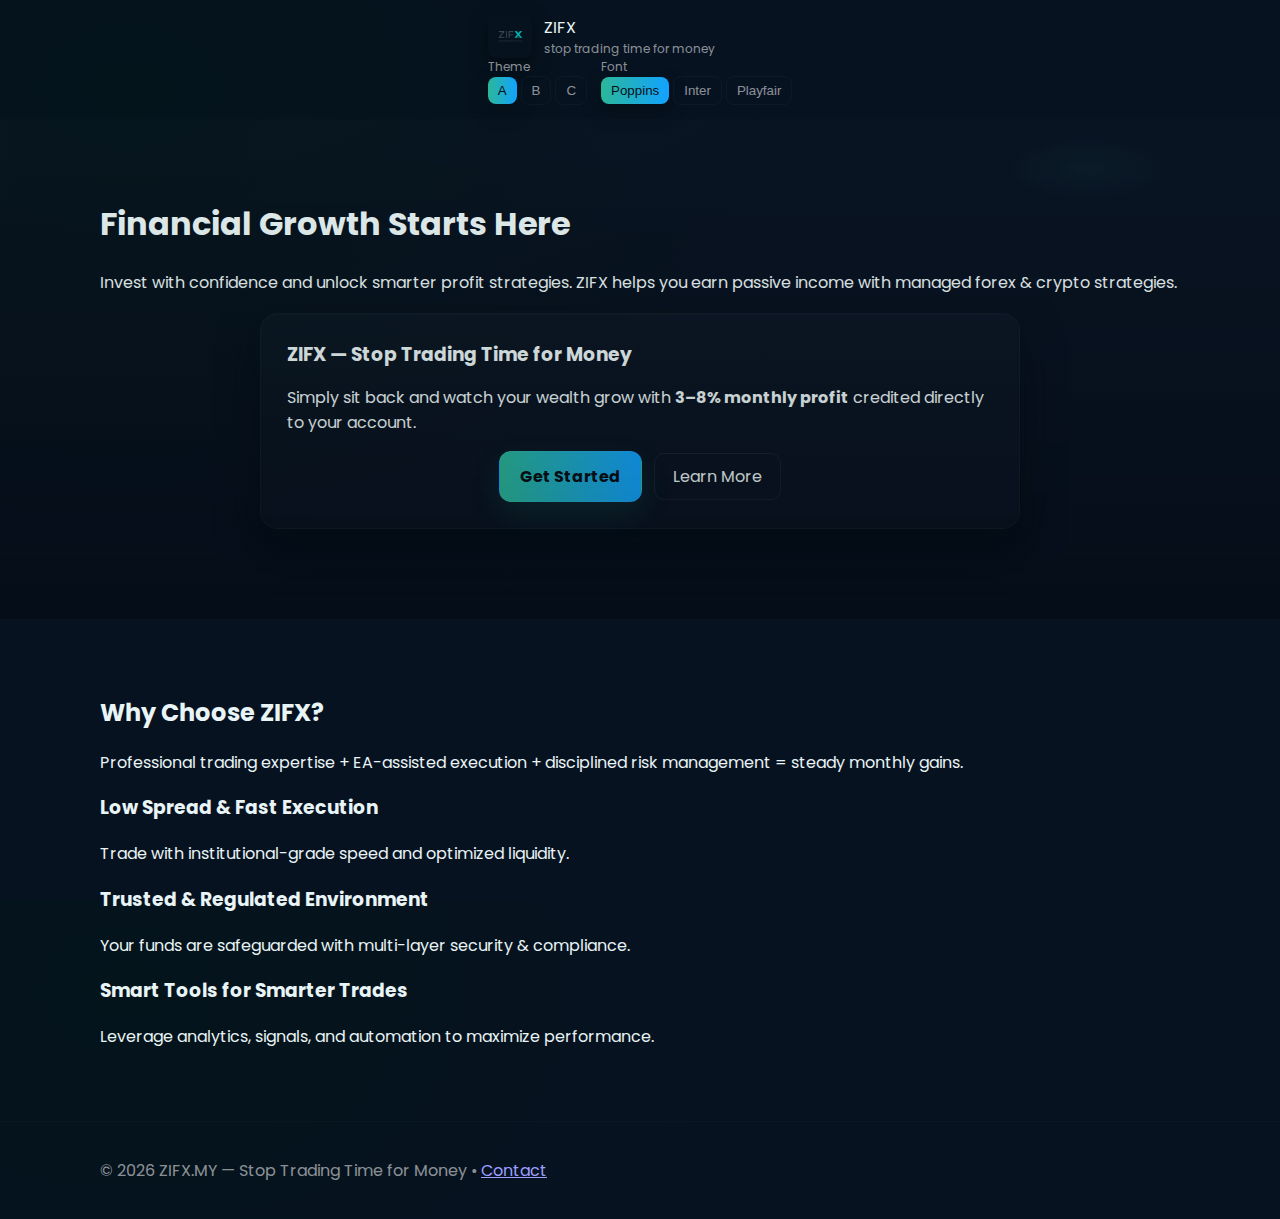
<file: index.html>
<!doctype html>
<html lang="en">
<head>
  <meta charset="utf-8" />
  <meta name="viewport" content="width=device-width,initial-scale=1" />
  <title>ZIFX — Stop Trading Time for Money</title>

  <!-- fonts -->
  <link href="https://fonts.googleapis.com/css2?family=Inter:wght@300;400;600;700&family=Poppins:wght@400;600;700&family=Playfair+Display:wght@400;700&display=swap" rel="stylesheet">

  <link rel="stylesheet" href="assets/styles.css">
</head>
<body>

  <div class="topbar">
    <div class="container topbar-inner">
      <div class="brand">
        <!-- make sure logo.png exists in assets/ -->
        <img src="assets/logo.png" alt="ZIFX logo" class="logo" />
        <div class="brand-text">
          <div class="brand-name">ZIFX</div>
          <div class="brand-sub">stop trading time for money</div>
        </div>
      </div>

      <div class="controls" aria-hidden="false">
        <div class="control-group">
          <div class="kicker">Theme</div>
          <button class="btn theme-btn" data-theme="a">A</button>
          <button class="btn theme-btn" data-theme="b">B</button>
          <button class="btn theme-btn" data-theme="c">C</button>
        </div>

        <div class="control-group">
          <div class="kicker">Font</div>
          <button class="btn font-btn" data-font="poppins">Poppins</button>
          <button class="btn font-btn" data-font="inter">Inter</button>
          <button class="btn font-btn" data-font="playfair">Playfair</button>
        </div>
      </div>
    </div>
  </div>

  <main>
  <section class="hero">
  <div class="hero-bg" aria-hidden="true"></div> <!-- parallax layer -->

  <div class="container">
    <h1 class="reveal">Financial Growth Starts Here</h1>
    <p class="reveal">Invest with confidence and unlock smarter profit strategies. ZIFX helps you earn passive income with managed forex & crypto strategies.</p>

    <div class="hero-card reveal">
      <h3 style="margin:0">ZIFX — Stop Trading Time for Money</h3>
      <p class="muted">Simply sit back and watch your wealth grow with <strong>3–8% monthly profit</strong> credited directly to your account.</p>

      <div class="cta">
        <a class="btn btn-primary" href="plan.html">Get Started</a>
        <a class="btn btn-secondary" href="how.html">Learn More</a>
      </div>
    </div>
  </div>
</section>
    

    <section class="section" id="why">
      <div class="container">
        <h2>Why Choose ZIFX?</h2>
        <p class="muted">Professional trading expertise + EA-assisted execution + disciplined risk management = steady monthly gains.</p>

        <div class="grid">
          <div class="card">
            <h3>Low Spread & Fast Execution</h3>
            <p class="muted">Trade with institutional-grade speed and optimized liquidity.</p>
          </div>
          <div class="card">
            <h3>Trusted & Regulated Environment</h3>
            <p class="muted">Your funds are safeguarded with multi-layer security & compliance.</p>
          </div>
          <div class="card">
            <h3>Smart Tools for Smarter Trades</h3>
            <p class="muted">Leverage analytics, signals, and automation to maximize performance.</p>
          </div>
        </div>
      </div>
    </section>
  </main>

  <footer class="footer">
    <div class="container">
      © <span id="year"></span> ZIFX.MY — Stop Trading Time for Money • <a href="contact.html" class="muted">Contact</a>
    </div>
  </footer>

  <script>document.getElementById('year').textContent = new Date().getFullYear();</script>
  <script src="assets/theme.js"></script>
</body>
</html>
</file>
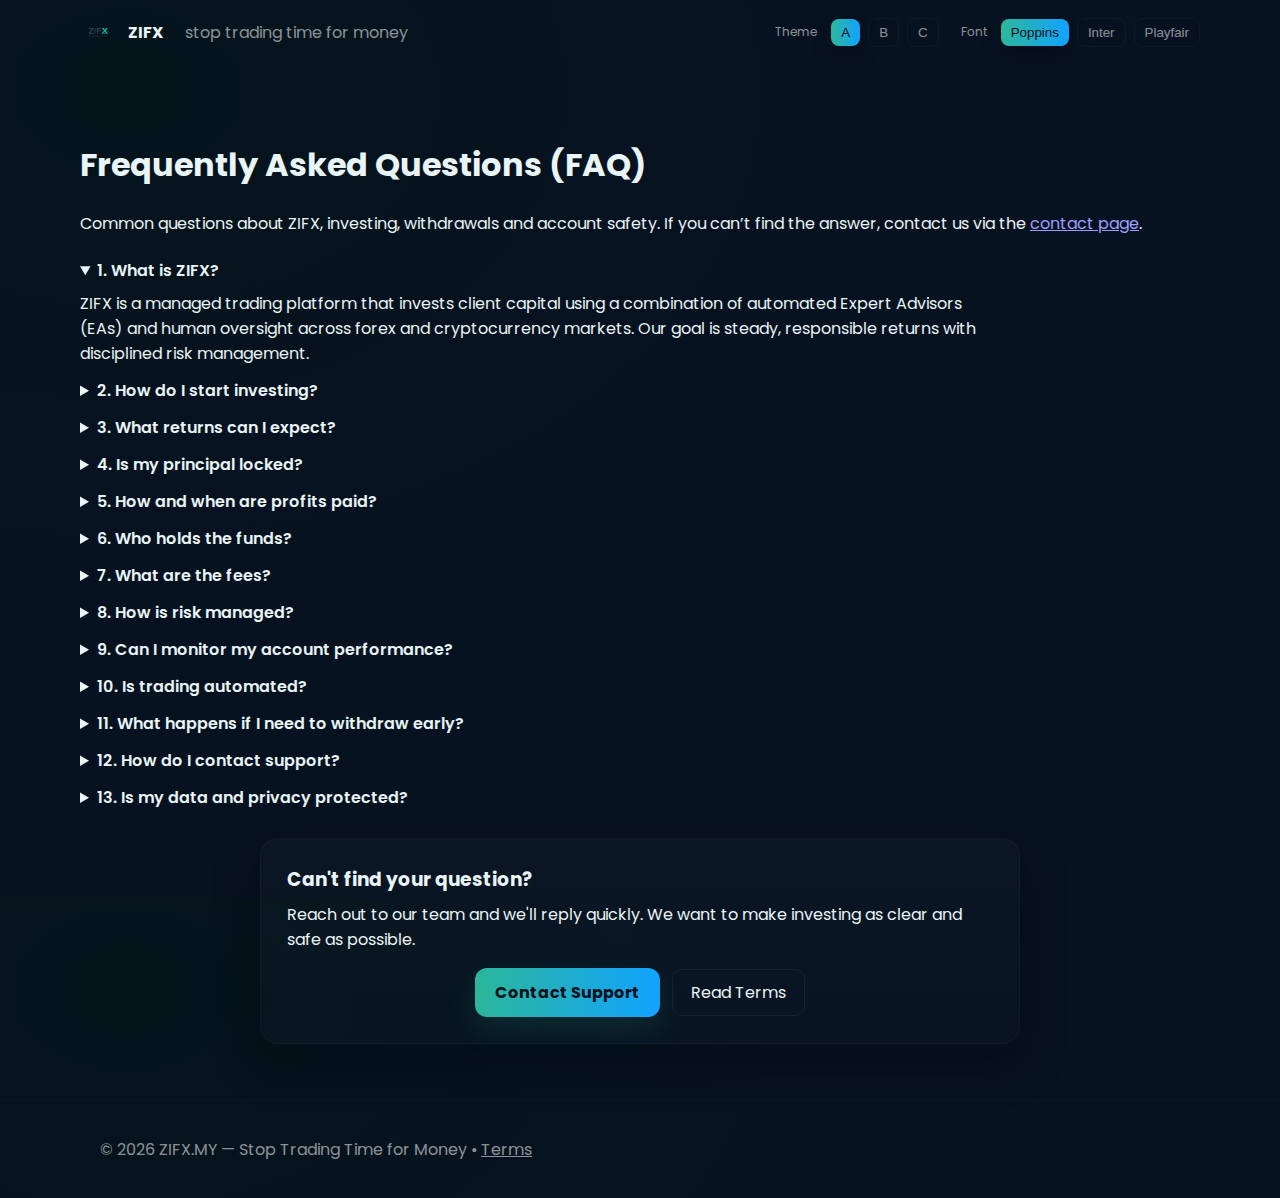
<file: faq.html>
<!doctype html>
<html lang="en">
<head>
  <meta charset="utf-8" />
  <meta name="viewport" content="width=device-width,initial-scale=1" />
  <title>ZIFX — FAQ</title>

  <!-- fonts -->
  <link href="https://fonts.googleapis.com/css2?family=Inter:wght@300;400;600;700&family=Poppins:wght@400;600;700&family=Playfair+Display:wght@400;700&display=swap" rel="stylesheet">
  <link rel="stylesheet" href="assets/styles.css">
</head>
<body>

  <!-- TOPBAR -->
  <div class="container topbar">
    <div class="brand">
      <img src="assets/logo.png" alt="ZIFX logo" style="height:36px" />
      <div style="font-weight:700">ZIFX</div>
      <div style="color:var(--muted);margin-left:10px">stop trading time for money</div>
    </div>

    <div class="controls">
      <div style="display:flex;gap:8px;align-items:center;margin-right:8px">
        <div class="kicker">Theme</div>
        <button class="btn" data-theme="a">A</button>
        <button class="btn" data-theme="b">B</button>
        <button class="btn" data-theme="c">C</button>
      </div>

      <div style="display:flex;gap:8px;align-items:center">
        <div class="kicker">Font</div>
        <button class="btn" data-font="poppins">Poppins</button>
        <button class="btn" data-font="inter">Inter</button>
        <button class="btn" data-font="playfair">Playfair</button>
      </div>
    </div>
  </div>

  <!-- MAIN -->
  <main>
    <section class="section container">
      <h1>Frequently Asked Questions (FAQ)</h1>
      <p class="muted">Common questions about ZIFX, investing, withdrawals and account safety. If you can’t find the answer, contact us via the <a href="contact.html">contact page</a>.</p>

      <div style="margin-top:22px; max-width:920px">

        <details open style="margin-bottom:12px">
          <summary style="font-weight:600;cursor:pointer">1. What is ZIFX?</summary>
          <div class="muted" style="margin-top:8px">
            ZIFX is a managed trading platform that invests client capital using a combination of automated Expert Advisors (EAs) and human oversight across forex and cryptocurrency markets. Our goal is steady, responsible returns with disciplined risk management.
          </div>
        </details>

        <details style="margin-bottom:12px">
          <summary style="font-weight:600;cursor:pointer">2. How do I start investing?</summary>
          <div class="muted" style="margin-top:8px">
            Choose an investment plan on the <a href="plan.html">Plans</a> page, contact our team to register, and transfer funds using the available payment methods. Once your deposit is received and verified, your capital will be allocated to the managed trading system.
          </div>
        </details>

        <details style="margin-bottom:12px">
          <summary style="font-weight:600;cursor:pointer">3. What returns can I expect?</summary>
          <div class="muted" style="margin-top:8px">
            We target <strong>3–8% monthly</strong> depending on market conditions and the chosen plan. These returns are targets, not guarantees; all investments carry risk and past performance does not ensure future results.
          </div>
        </details>

        <details style="margin-bottom:12px">
          <summary style="font-weight:600;cursor:pointer">4. Is my principal locked?</summary>
          <div class="muted" style="margin-top:8px">
            Yes — principal funds are subject to a <strong>6-month lock-in</strong>. During this period you can withdraw monthly profits but not the principal. Early principal withdrawal may be permitted but will incur an early exit fee.
          </div>
        </details>

        <details style="margin-bottom:12px">
          <summary style="font-weight:600;cursor:pointer">5. How and when are profits paid?</summary>
          <div class="muted" style="margin-top:8px">
            Profits are calculated per cycle (monthly) and can be withdrawn to your wallet/bank or compounded into your trading balance according to your preference. Profit payouts are processed at the end of each reporting cycle.
          </div>
        </details>

        <details style="margin-bottom:12px">
          <summary style="font-weight:600;cursor:pointer">6. Who holds the funds?</summary>
          <div class="muted" style="margin-top:8px">
            Client funds are held by the merchant/broker accounts (not the website). ZIFX uses reputable brokers and follows account segregation practices where available. Full details are provided during onboarding.
          </div>
        </details>

        <details style="margin-bottom:12px">
          <summary style="font-weight:600;cursor:pointer">7. What are the fees?</summary>
          <div class="muted" style="margin-top:8px">
            Fee structure is transparent and will be provided in your agreement. Typical items include an early exit fee for principal withdrawals within the lock period. No hidden management fees are charged beyond stated terms unless otherwise agreed.
          </div>
        </details>

        <details style="margin-bottom:12px">
          <summary style="font-weight:600;cursor:pointer">8. How is risk managed?</summary>
          <div class="muted" style="margin-top:8px">
            ZIFX enforces strict risk controls: defined stop-loss levels, position sizing rules, diversification across instruments and sessions, EA + human oversight, and automated alerts to pause strategies during extreme events.
          </div>
        </details>

        <details style="margin-bottom:12px">
          <summary style="font-weight:600;cursor:pointer">9. Can I monitor my account performance?</summary>
          <div class="muted" style="margin-top:8px">
            Yes — investors receive regular reporting and access to performance summaries through their dashboard. Reports show profit, drawdown, and trade logs for transparency.
          </div>
        </details>

        <details style="margin-bottom:12px">
          <summary style="font-weight:600;cursor:pointer">10. Is trading automated?</summary>
          <div class="muted" style="margin-top:8px">
            We use Expert Advisors (EAs) to execute strategies automatically for speed and accuracy. EAs operate under human supervision: risk officers monitor activity, tune parameters, and intervene when necessary.
          </div>
        </details>

        <details style="margin-bottom:12px">
          <summary style="font-weight:600;cursor:pointer">11. What happens if I need to withdraw early?</summary>
          <div class="muted" style="margin-top:8px">
            Early withdrawal of principal before the 6-month lock-in will typically incur an early exit fee (for example, 20%). Profit withdrawals remain available per the payout schedule.
          </div>
        </details>

        <details style="margin-bottom:12px">
          <summary style="font-weight:600;cursor:pointer">12. How do I contact support?</summary>
          <div class="muted" style="margin-top:8px">
            Use the <a href="contact.html">Contact</a> page to send a message, or email <a href="mailto:hello@zifx.my">hello@zifx.my</a>. For urgent matters, use the WhatsApp number listed on the Contact page.
          </div>
        </details>

        <details style="margin-bottom:12px">
          <summary style="font-weight:600;cursor:pointer">13. Is my data and privacy protected?</summary>
          <div class="muted" style="margin-top:8px">
            Yes. We follow standard data protection practices and only request necessary information for onboarding and compliance. Detailed privacy practices are included in our Terms & Conditions.
          </div>
        </details>

      </div>

      <div style="margin-top:28px" class="hero-card">
        <h3 style="margin:0">Can't find your question?</h3>
        <p class="muted" style="margin-top:8px">Reach out to our team and we'll reply quickly. We want to make investing as clear and safe as possible.</p>
        <div class="cta" style="margin-top:12px">
          <a class="btn-primary" href="contact.html">Contact Support</a>
          <a class="btn-secondary" href="terms.html">Read Terms</a>
        </div>
      </div>

    </section>
  </main>

  <!-- FOOTER -->
  <footer class="footer">
    <div class="container">
      © <span id="year"></span> ZIFX.MY — Stop Trading Time for Money • <a href="terms.html" style="color:var(--muted)">Terms</a>
    </div>
  </footer>

  <script>document.getElementById('year').textContent = new Date().getFullYear();</script>
  <script src="assets/theme.js"></script>
</body>
</html>
</file>
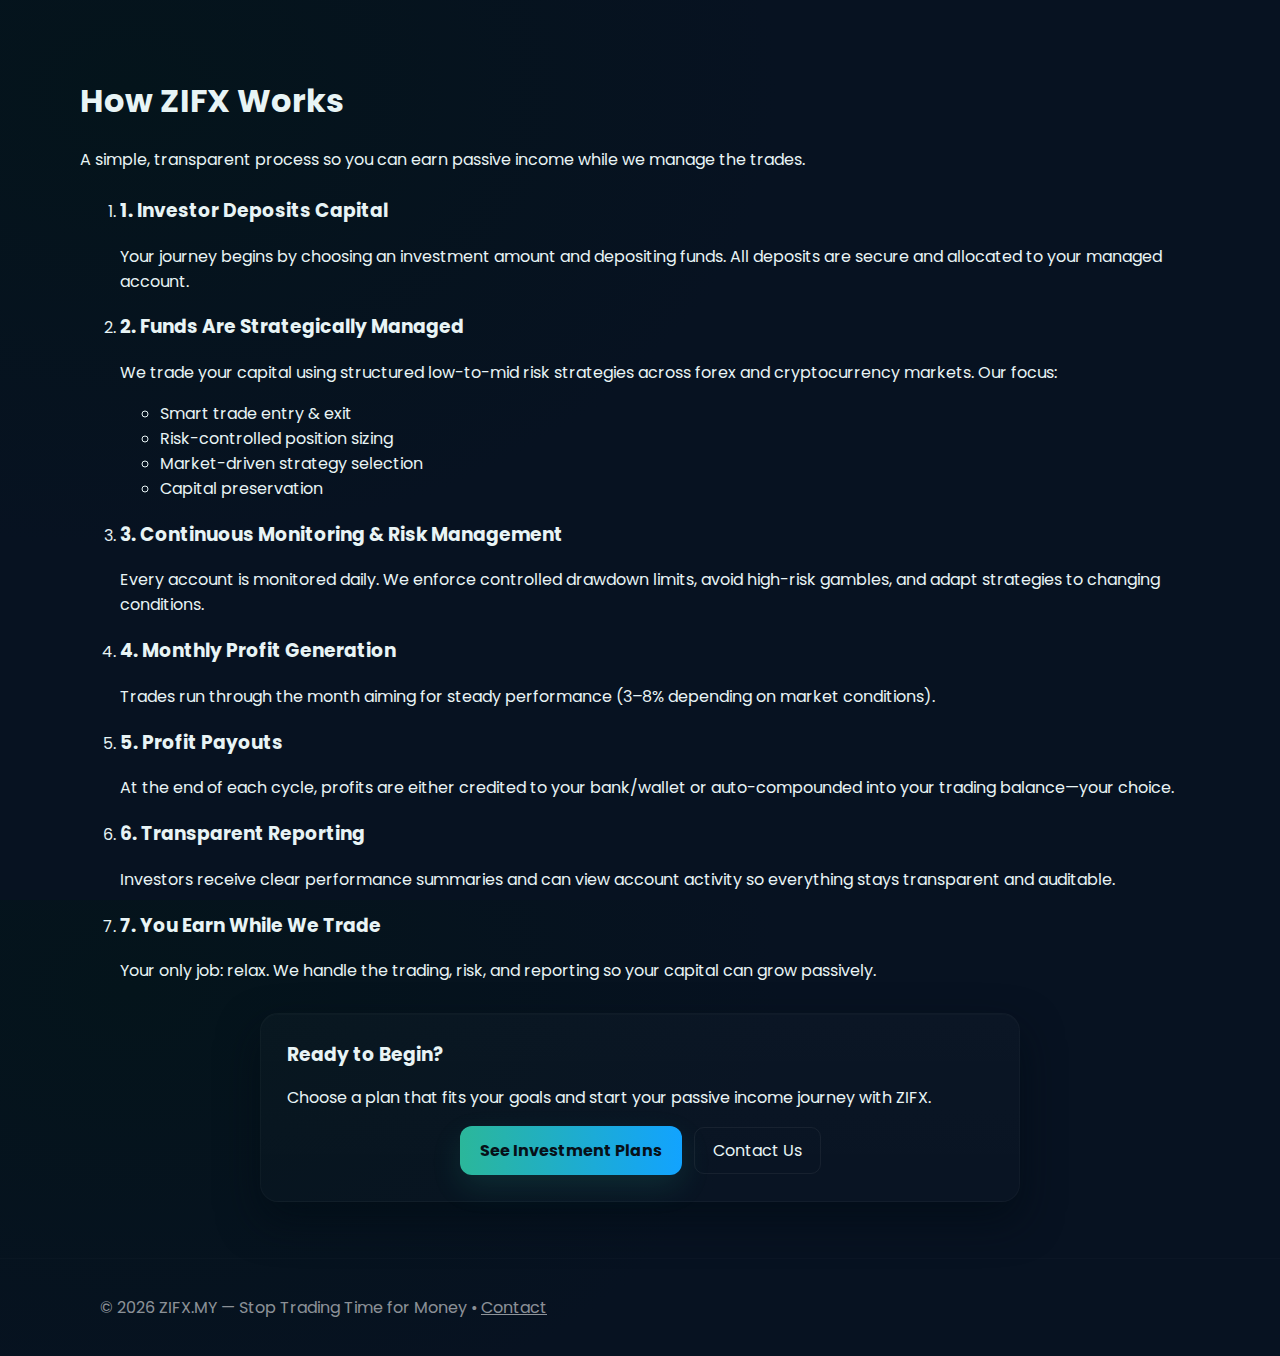
<file: how.html>
<!doctype html>
<html lang="en">
<head>
  <meta charset="utf-8" />
  <meta name="viewport" content="width=device-width,initial-scale=1" />
  <title>ZIFX — How It Works</title>

  <!-- fonts -->
  <link href="https://fonts.googleapis.com/css2?family=Inter:wght@300;400;600;700&family=Poppins:wght@400;600;700&family=Playfair+Display:wght@400;700&display=swap" rel="stylesheet">

  <link rel="stylesheet" href="assets/styles.css">
</head>
<body>

  <!-- TOPBAR -

    <div class="controls">
      <div style="display:flex;gap:8px;align-items:center;margin-right:8px">
        <div class="kicker">Theme</div>
        <button class="btn" data-theme="a">A</button>
        <button class="btn" data-theme="b">B</button>
        <button class="btn" data-theme="c">C</button>
      </div>

      <div style="display:flex;gap:8px;align-items:center">
        <div class="kicker">Font</div>
        <button class="btn" data-font="poppins">Poppins</button>
        <button class="btn" data-font="inter">Inter</button>
        <button class="btn" data-font="playfair">Playfair</button>
      </div>
    </div>
  </div>

  <!-- MAIN CONTENT -->
  <main>
    <section class="section container">
      <h1>How ZIFX Works</h1>
      <p class="muted">A simple, transparent process so you can earn passive income while we manage the trades.</p>

      <ol class="how-steps" style="margin-top:24px">
        <li>
          <h3>1. Investor Deposits Capital</h3>
          <p>Your journey begins by choosing an investment amount and depositing funds. All deposits are secure and allocated to your managed account.</p>
        </li>

        <li>
          <h3>2. Funds Are Strategically Managed</h3>
          <p>We trade your capital using structured low-to-mid risk strategies across forex and cryptocurrency markets. Our focus:</p>
          <ul class="muted">
            <li>Smart trade entry & exit</li>
            <li>Risk-controlled position sizing</li>
            <li>Market-driven strategy selection</li>
            <li>Capital preservation</li>
          </ul>
        </li>

        <li>
          <h3>3. Continuous Monitoring & Risk Management</h3>
          <p>Every account is monitored daily. We enforce controlled drawdown limits, avoid high-risk gambles, and adapt strategies to changing conditions.</p>
        </li>

        <li>
          <h3>4. Monthly Profit Generation</h3>
          <p>Trades run through the month aiming for steady performance (3–8% depending on market conditions).</p>
        </li>

        <li>
          <h3>5. Profit Payouts</h3>
          <p>At the end of each cycle, profits are either credited to your bank/wallet or auto-compounded into your trading balance—your choice.</p>
        </li>

        <li>
          <h3>6. Transparent Reporting</h3>
          <p>Investors receive clear performance summaries and can view account activity so everything stays transparent and auditable.</p>
        </li>

        <li>
          <h3>7. You Earn While We Trade</h3>
          <p>Your only job: relax. We handle the trading, risk, and reporting so your capital can grow passively.</p>
        </li>
      </ol>

      <div class="hero-card" style="margin-top:30px">
        <h3 style="margin:0">Ready to Begin?</h3>
        <p class="muted">Choose a plan that fits your goals and start your passive income journey with ZIFX.</p>
        <div class="cta">
          <a class="btn-primary" href="plan.html">See Investment Plans</a>
          <a class="btn-secondary" href="contact.html">Contact Us</a>
        </div>
      </div>
    </section>
  </main>

  <!-- FOOTER -->
  <footer class="footer">
    <div class="container">
      © <span id="year"></span> ZIFX.MY — Stop Trading Time for Money • <a href="contact.html" style="color:var(--muted)">Contact</a>
    </div>
  </footer>

  <script>document.getElementById('year').textContent = new Date().getFullYear();</script>
  <script src="assets/theme.js"></script>
</body>
</html>
</file>
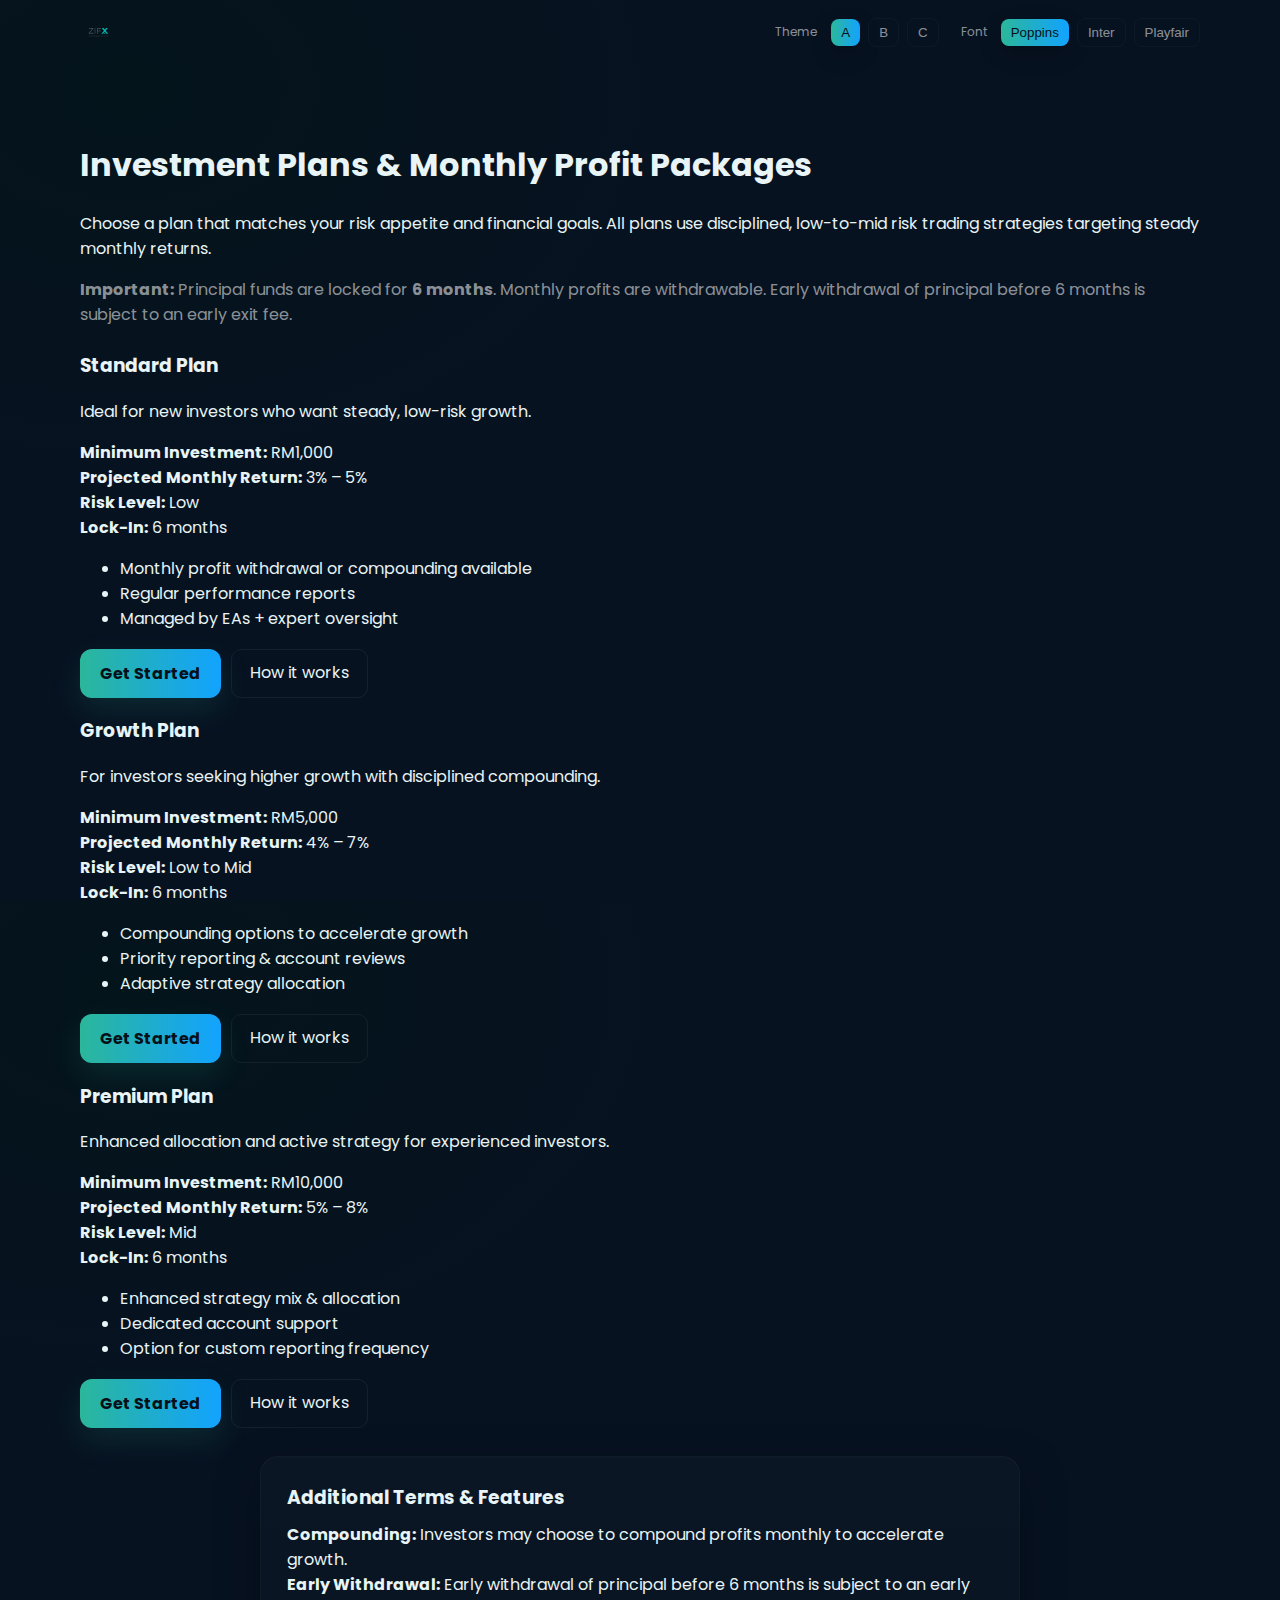
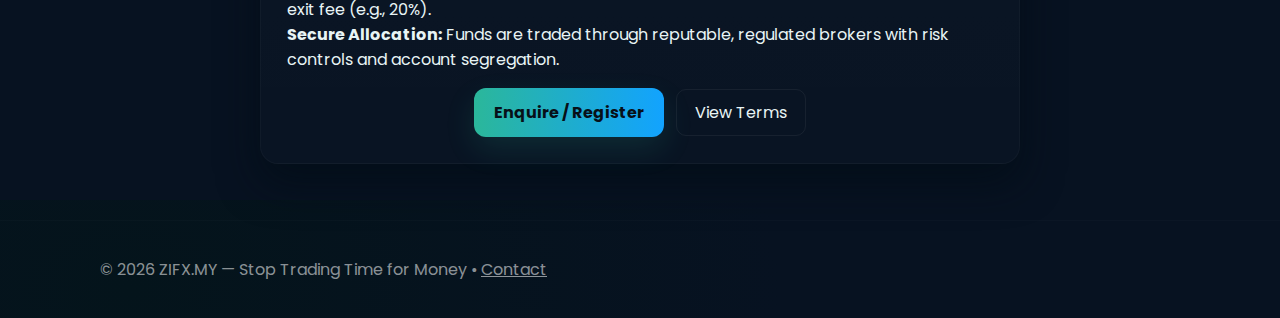
<file: plan.html>
<!doctype html>
<html lang="en">
<head>
  <meta charset="utf-8" />
  <meta name="viewport" content="width=device-width,initial-scale=1" />
  <title>ZIFX — Investment Plans</title>

  <!-- fonts -->
  <link href="https://fonts.googleapis.com/css2?family=Inter:wght@300;400;600;700&family=Poppins:wght@400;600;700&family=Playfair+Display:wght@400;700&display=swap" rel="stylesheet">
  <link rel="stylesheet" href="assets/styles.css">
</head>
<body>

  <!-- TOPBAR -->
  <div class="container topbar">
    <div class="brand">
      <img src="assets/logo.png" alt="ZIFX logo" style="height:36px" />
    </div>

    <div class="controls">
      <div style="display:flex;gap:8px;align-items:center;margin-right:8px">
        <div class="kicker">Theme</div>
        <button class="btn" data-theme="a">A</button>
        <button class="btn" data-theme="b">B</button>
        <button class="btn" data-theme="c">C</button>
      </div>

      <div style="display:flex;gap:8px;align-items:center">
        <div class="kicker">Font</div>
        <button class="btn" data-font="poppins">Poppins</button>
        <button class="btn" data-font="inter">Inter</button>
        <button class="btn" data-font="playfair">Playfair</button>
      </div>
    </div>
  </div>

  <!-- MAIN -->
  <main>
    <section class="section container">
      <h1>Investment Plans & Monthly Profit Packages</h1>
      <p class="muted">Choose a plan that matches your risk appetite and financial goals. All plans use disciplined, low-to-mid risk trading strategies targeting steady monthly returns.</p>

      <p style="margin-top:12px;color:var(--muted)">
        <strong>Important:</strong> Principal funds are locked for <strong>6 months</strong>. Monthly profits are withdrawable. Early withdrawal of principal before 6 months is subject to an early exit fee.
      </p>

      <!-- Pricing grid -->
      <div class="grid" style="margin-top:24px">
        <!-- Standard -->
        <div class="card">
          <h3>Standard Plan</h3>
          <p class="muted">Ideal for new investors who want steady, low-risk growth.</p>

          <div style="margin:14px 0">
            <div><strong>Minimum Investment:</strong> RM1,000</div>
            <div><strong>Projected Monthly Return:</strong> 3% – 5%</div>
            <div><strong>Risk Level:</strong> Low</div>
            <div><strong>Lock-In:</strong> 6 months</div>
          </div>

          <ul class="muted">
            <li>Monthly profit withdrawal or compounding available</li>
            <li>Regular performance reports</li>
            <li>Managed by EAs + expert oversight</li>
          </ul>

          <div style="margin-top:18px;display:flex;gap:10px">
            <a class="btn-primary" href="contact.html">Get Started</a>
            <a class="btn-secondary" href="how.html">How it works</a>
          </div>
        </div>

        <!-- Growth -->
        <div class="card">
          <h3>Growth Plan</h3>
          <p class="muted">For investors seeking higher growth with disciplined compounding.</p>

          <div style="margin:14px 0">
            <div><strong>Minimum Investment:</strong> RM5,000</div>
            <div><strong>Projected Monthly Return:</strong> 4% – 7%</div>
            <div><strong>Risk Level:</strong> Low to Mid</div>
            <div><strong>Lock-In:</strong> 6 months</div>
          </div>

          <ul class="muted">
            <li>Compounding options to accelerate growth</li>
            <li>Priority reporting & account reviews</li>
            <li>Adaptive strategy allocation</li>
          </ul>

          <div style="margin-top:18px;display:flex;gap:10px">
            <a class="btn-primary" href="contact.html">Get Started</a>
            <a class="btn-secondary" href="how.html">How it works</a>
          </div>
        </div>

        <!-- Premium -->
        <div class="card">
          <h3>Premium Plan</h3>
          <p class="muted">Enhanced allocation and active strategy for experienced investors.</p>

          <div style="margin:14px 0">
            <div><strong>Minimum Investment:</strong> RM10,000</div>
            <div><strong>Projected Monthly Return:</strong> 5% – 8%</div>
            <div><strong>Risk Level:</strong> Mid</div>
            <div><strong>Lock-In:</strong> 6 months</div>
          </div>

          <ul class="muted">
            <li>Enhanced strategy mix & allocation</li>
            <li>Dedicated account support</li>
            <li>Option for custom reporting frequency</li>
          </ul>

          <div style="margin-top:18px;display:flex;gap:10px">
            <a class="btn-primary" href="contact.html">Get Started</a>
            <a class="btn-secondary" href="how.html">How it works</a>
          </div>
        </div>
      </div>

      <!-- Additional terms -->
      <div style="margin-top:28px" class="hero-card">
        <h3 style="margin:0">Additional Terms & Features</h3>
        <p class="muted" style="margin-top:10px">
          <strong>Compounding:</strong> Investors may choose to compound profits monthly to accelerate growth.<br>
          <strong>Early Withdrawal:</strong> Early withdrawal of principal before 6 months is subject to an early exit fee (e.g., 20%).<br>
          <strong>Secure Allocation:</strong> Funds are traded through reputable, regulated brokers with risk controls and account segregation.<br>
        </p>

        <div class="cta" style="margin-top:14px">
          <a class="btn-primary" href="contact.html">Enquire / Register</a>
          <a class="btn-secondary" href="terms.html">View Terms</a>
        </div>
      </div>

    </section>
  </main>

  <!-- FOOTER -->
  <footer class="footer">
    <div class="container">
      © <span id="year"></span> ZIFX.MY — Stop Trading Time for Money • <a href="contact.html" style="color:var(--muted)">Contact</a>
    </div>
  </footer>

  <script>document.getElementById('year').textContent = new Date().getFullYear();</script>
  <script src="assets/theme.js"></script>
</body>
</html>
</file>
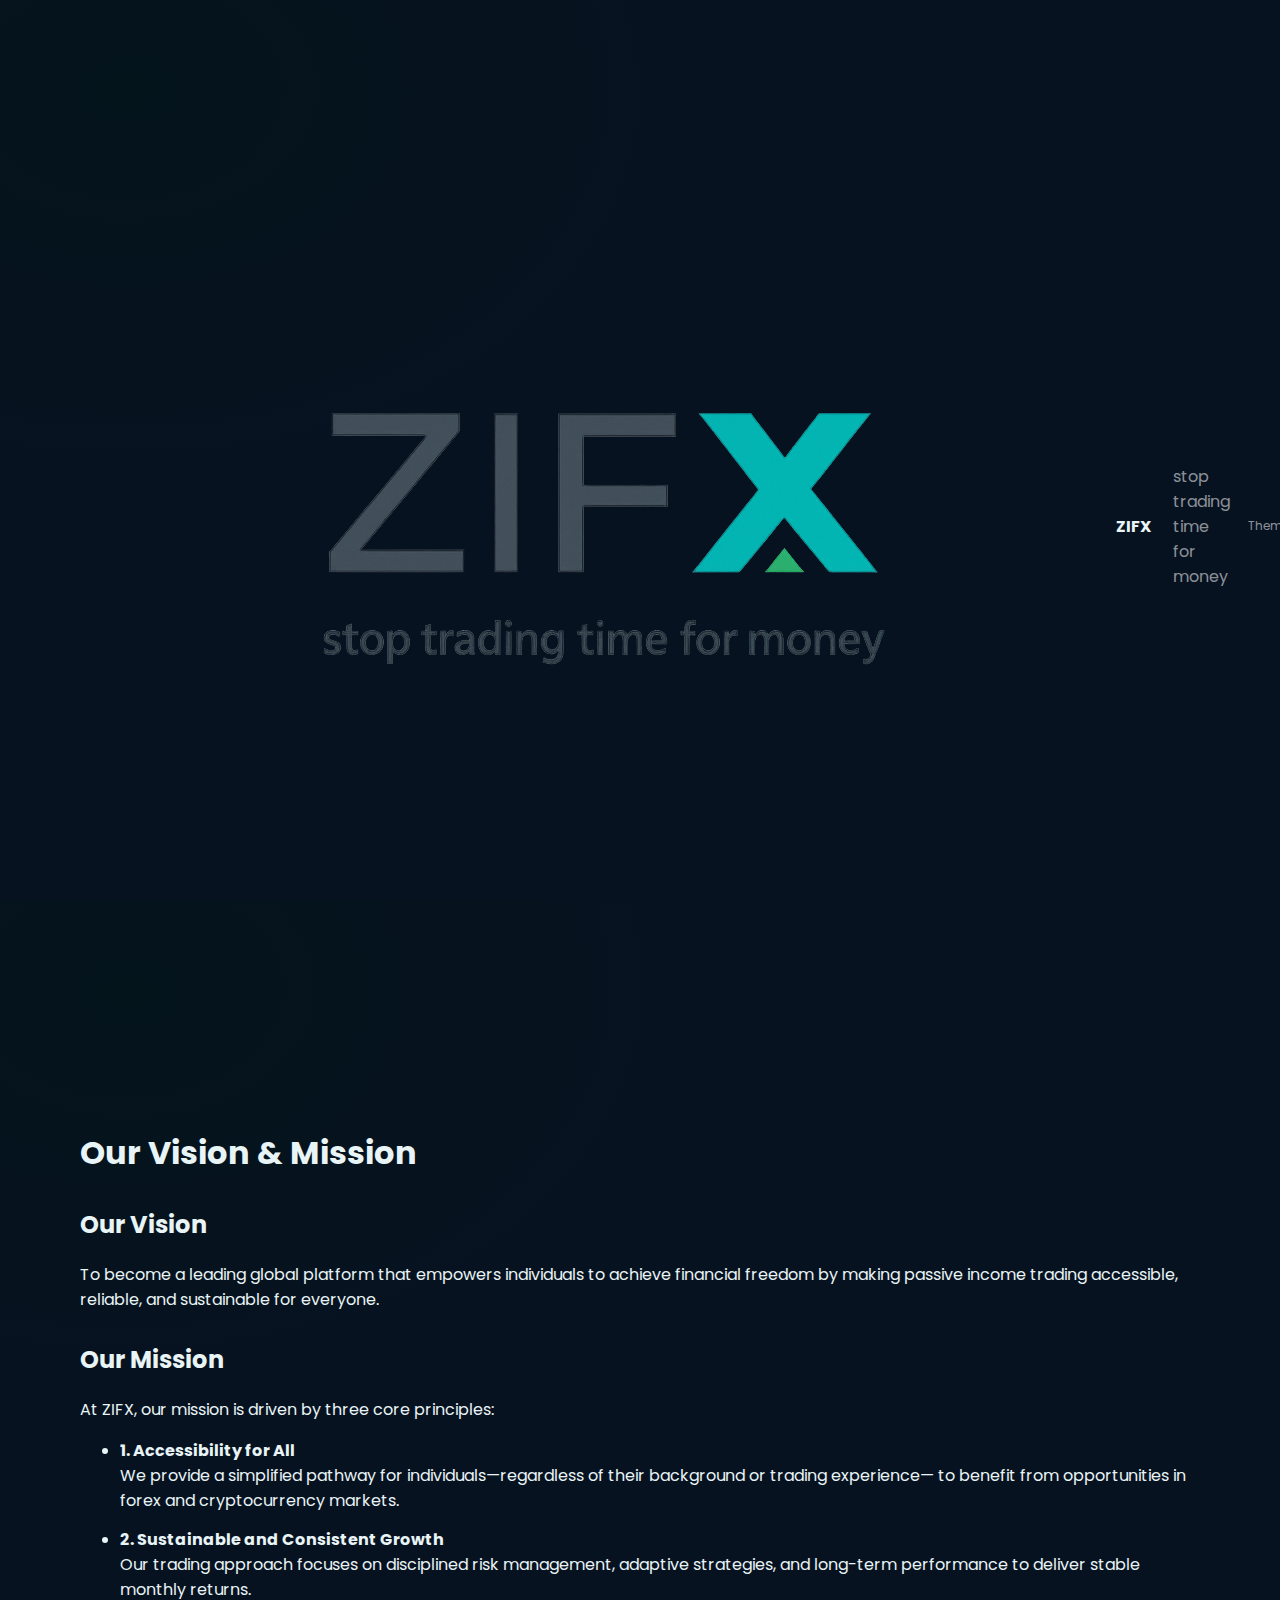
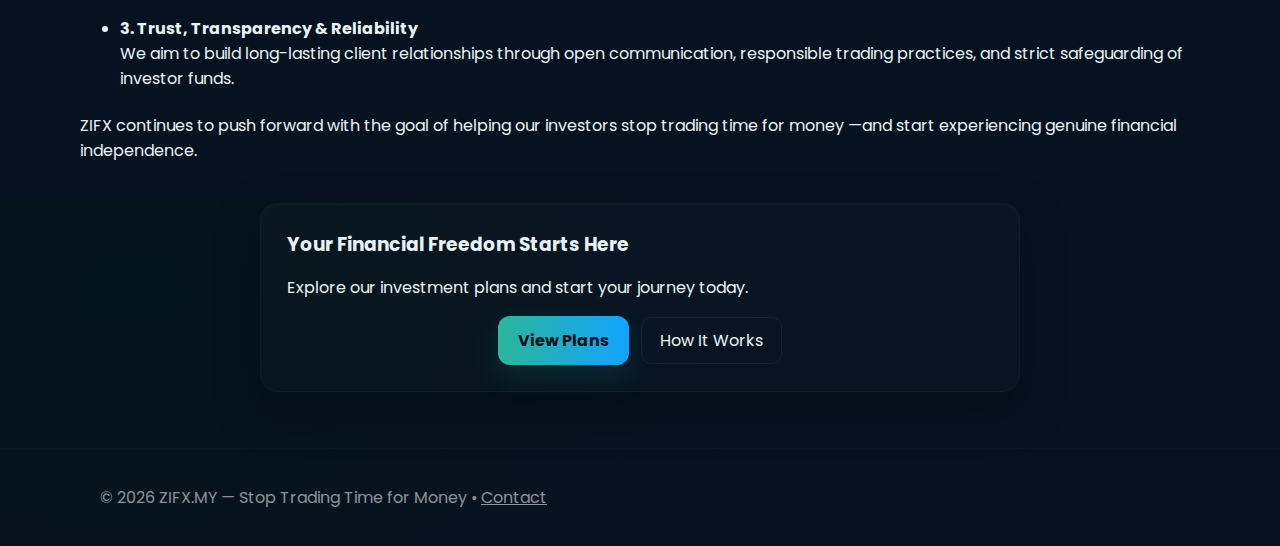
<file: vision.html>
<!doctype html>
<html lang="en">
<head>
  <meta charset="utf-8" />
  <meta name="viewport" content="width=device-width,initial-scale=1" />
  <title>ZIFX — Vision & Mission</title>

  <!-- fonts -->
  <link href="https://fonts.googleapis.com/css2?family=Inter:wght@300;400;600;700&family=Poppins:wght@400;600;700&family=Playfair+Display:wght@400;700&display=swap" rel="stylesheet">

  <link rel="stylesheet" href="assets/styles.css">
</head>
<body>

  <!-- TOPBAR -->
  <div class="container topbar">
    <div class="brand">
      <img src="assets/logo.png" alt="ZIFX logo" />
      <div style="font-weight:700">ZIFX</div>
      <div style="color:var(--muted);margin-left:10px">stop trading time for money</div>
    </div>

    <div class="controls">
      <div style="display:flex;gap:8px;align-items:center;margin-right:8px">
        <div class="kicker">Theme</div>
        <button class="btn" data-theme="a">A</button>
        <button class="btn" data-theme="b">B</button>
        <button class="btn" data-theme="c">C</button>
      </div>

      <div style="display:flex;gap:8px;align-items:center">
        <div class="kicker">Font</div>
        <button class="btn" data-font="poppins">Poppins</button>
        <button class="btn" data-font="inter">Inter</button>
        <button class="btn" data-font="playfair">Playfair</button>
      </div>
    </div>
  </div>

  <!-- CONTENT -->
  <main>
    <section class="section container">

      <h1>Our Vision & Mission</h1>

      <!-- Vision -->
      <h2 style="margin-top:30px">Our Vision</h2>
      <p>
        To become a leading global platform that empowers individuals to achieve financial freedom  
        by making passive income trading accessible, reliable, and sustainable for everyone.
      </p>

      <!-- Mission -->
      <h2 style="margin-top:30px">Our Mission</h2>
      <p>
        At ZIFX, our mission is driven by three core principles:
      </p>

      <!-- Mission Points -->
      <ul class="muted" style="margin-top:12px">
        <li>
          <strong>1. Accessibility for All</strong><br>
          We provide a simplified pathway for individuals—regardless of their background or trading experience—
          to benefit from opportunities in forex and cryptocurrency markets.
        </li>

        <li style="margin-top:14px">
          <strong>2. Sustainable and Consistent Growth</strong><br>
          Our trading approach focuses on disciplined risk management, adaptive strategies,  
          and long-term performance to deliver stable monthly returns.
        </li>

        <li style="margin-top:14px">
          <strong>3. Trust, Transparency & Reliability</strong><br>
          We aim to build long-lasting client relationships through open communication,  
          responsible trading practices, and strict safeguarding of investor funds.
        </li>
      </ul>

      <p style="margin-top:22px">
        ZIFX continues to push forward with the goal of helping our investors stop trading time for money  
        —and start experiencing genuine financial independence.
      </p>

      <div style="margin-top:40px" class="hero-card">
        <h3 style="margin:0">Your Financial Freedom Starts Here</h3>
        <p class="muted">Explore our investment plans and start your journey today.</p>
        <div class="cta">
          <a class="btn-primary" href="plan.html">View Plans</a>
          <a class="btn-secondary" href="how.html">How It Works</a>
        </div>
      </div>

    </section>
  </main>

  <!-- FOOTER -->
  <footer class="footer">
    <div class="container">
      © <span id="year"></span> ZIFX.MY — Stop Trading Time for Money • 
      <a href="contact.html" style="color:var(--muted)">Contact</a>
    </div>
  </footer>

  <script>document.getElementById('year').textContent = new Date().getFullYear();</script>
  <script src="assets/theme.js"></script>
</body>
</html>
</file>
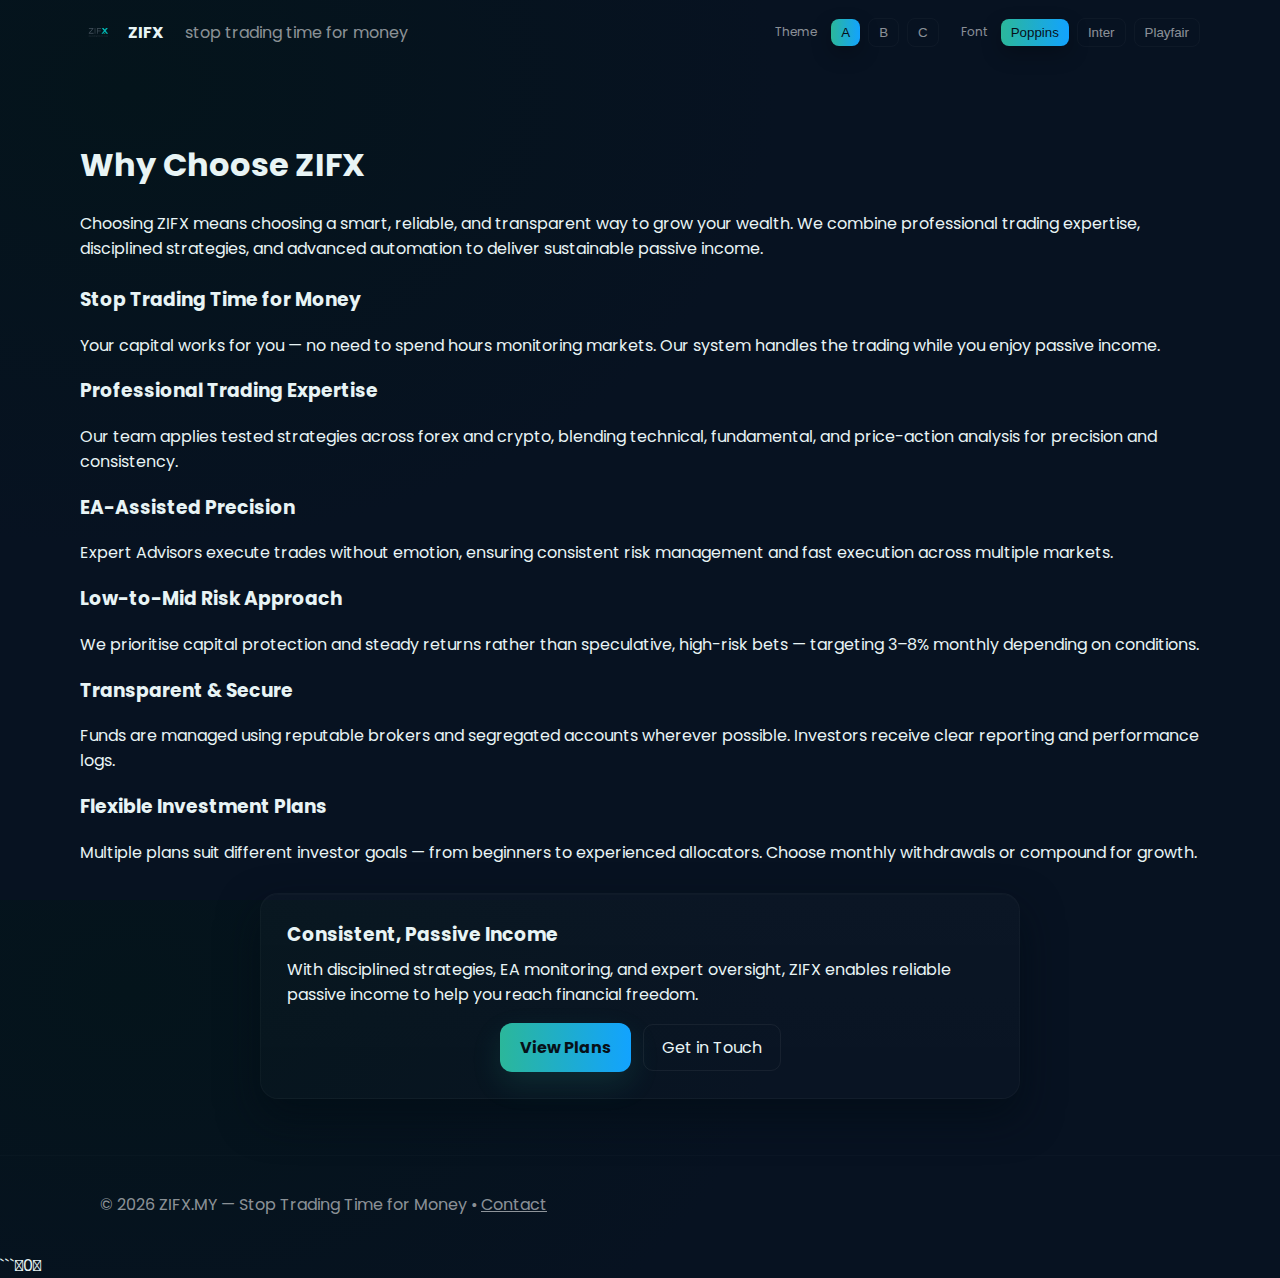
<file: why.html>
<!doctype html>
<html lang="en">
<head>
  <meta charset="utf-8" />
  <meta name="viewport" content="width=device-width,initial-scale=1" />
  <title>ZIFX — Why Choose ZIFX</title>

  <!-- fonts -->
  <link href="https://fonts.googleapis.com/css2?family=Inter:wght@300;400;600;700&family=Poppins:wght@400;600;700&family=Playfair+Display:wght@400;700&display=swap" rel="stylesheet">
  <link rel="stylesheet" href="assets/styles.css">
</head>
<body>

  <!-- TOPBAR -->
  <div class="container topbar">
    <div class="brand">
      <img src="assets/logo.png" alt="ZIFX logo" style="height:36px" />
      <div style="font-weight:700">ZIFX</div>
      <div style="color:var(--muted);margin-left:10px">stop trading time for money</div>
    </div>

    <div class="controls">
      <div style="display:flex;gap:8px;align-items:center;margin-right:8px">
        <div class="kicker">Theme</div>
        <button class="btn" data-theme="a">A</button>
        <button class="btn" data-theme="b">B</button>
        <button class="btn" data-theme="c">C</button>
      </div>

      <div style="display:flex;gap:8px;align-items:center">
        <div class="kicker">Font</div>
        <button class="btn" data-font="poppins">Poppins</button>
        <button class="btn" data-font="inter">Inter</button>
        <button class="btn" data-font="playfair">Playfair</button>
      </div>
    </div>
  </div>

  <!-- MAIN -->
  <main>
    <section class="section container">
      <h1>Why Choose ZIFX</h1>
      <p class="muted">Choosing ZIFX means choosing a smart, reliable, and transparent way to grow your wealth. We combine professional trading expertise, disciplined strategies, and advanced automation to deliver sustainable passive income.</p>

      <div style="margin-top:24px" class="grid">
        <div class="card">
          <h3>Stop Trading Time for Money</h3>
          <p class="muted">Your capital works for you — no need to spend hours monitoring markets. Our system handles the trading while you enjoy passive income.</p>
        </div>

        <div class="card">
          <h3>Professional Trading Expertise</h3>
          <p class="muted">Our team applies tested strategies across forex and crypto, blending technical, fundamental, and price-action analysis for precision and consistency.</p>
        </div>

        <div class="card">
          <h3>EA-Assisted Precision</h3>
          <p class="muted">Expert Advisors execute trades without emotion, ensuring consistent risk management and fast execution across multiple markets.</p>
        </div>

        <div class="card">
          <h3>Low-to-Mid Risk Approach</h3>
          <p class="muted">We prioritise capital protection and steady returns rather than speculative, high-risk bets — targeting 3–8% monthly depending on conditions.</p>
        </div>

        <div class="card">
          <h3>Transparent & Secure</h3>
          <p class="muted">Funds are managed using reputable brokers and segregated accounts wherever possible. Investors receive clear reporting and performance logs.</p>
        </div>

        <div class="card">
          <h3>Flexible Investment Plans</h3>
          <p class="muted">Multiple plans suit different investor goals — from beginners to experienced allocators. Choose monthly withdrawals or compound for growth.</p>
        </div>
      </div>

      <div style="margin-top:28px" class="hero-card">
        <h3 style="margin:0">Consistent, Passive Income</h3>
        <p class="muted" style="margin-top:8px">With disciplined strategies, EA monitoring, and expert oversight, ZIFX enables reliable passive income to help you reach financial freedom.</p>
        <div class="cta" style="margin-top:12px">
          <a class="btn-primary" href="plan.html">View Plans</a>
          <a class="btn-secondary" href="contact.html">Get in Touch</a>
        </div>
      </div>

    </section>
  </main>

  <!-- FOOTER -->
  <footer class="footer">
    <div class="container">
      © <span id="year"></span> ZIFX.MY — Stop Trading Time for Money • <a href="contact.html" style="color:var(--muted)">Contact</a>
    </div>
  </footer>

  <script>document.getElementById('year').textContent = new Date().getFullYear();</script>
  <script src="assets/theme.js"></script>
</body>
</html>
```0
</file>
<file: assets/styles.css>
/* ---------- Reset & base ---------- */
:root{
  --bg: #071221;
  --card: rgba(3,18,26,0.6);
  --muted: rgba(255,255,255,0.55);
  --text: #e8f4f5;
  --accent: #2bb79a;   /* primary green */
  --accent-2: #12a3ff; /* secondary blue-ish */
  --glass: rgba(255,255,255,0.02);
  --radius: 14px;
  --max-width: 1120px;
  --shadow-1: 0 18px 40px rgba(2,12,20,0.6);
  font-family: "Poppins", system-ui, -apple-system, "Inter", "Segoe UI", Roboto, "Helvetica Neue", Arial;
  color-scheme: dark;
}

/* Theme variants (applied by JS via body.dataset.theme) */
body[data-theme="a"]{ --accent:#2bb79a; --accent-2:#12a3ff; }
body[data-theme="b"]{ --accent:#ff7a59; --accent-2:#ffd166; }
body[data-theme="c"]{ --accent:#7b61ff; --accent-2:#00d1ff; }

/* font selection */
body[data-font="poppins"]{ font-family: "Poppins", system-ui, -apple-system, "Inter", Roboto, Arial; }
body[data-font="inter"]{ font-family: "Inter", system-ui, -apple-system, "Poppins", Roboto, Arial; }
body[data-font="playfair"]{ font-family: "Playfair Display", serif; }

/* Basic */
*{box-sizing:border-box}
html,body{height:100%;margin:0;background: radial-gradient(ellipse at 10% 10%, #04141b 0%, var(--bg) 40%); color:var(--text);}
.container{max-width:var(--max-width);margin:0 auto;padding:0 20px;}

/* Topbar */
.topbar-wrap{backdrop-filter: blur(6px); position:sticky; top:0; z-index:50;}
.topbar{
  display:flex; align-items:center; justify-content:space-between;
  padding:14px 0; gap:18px;
}
.brand{display:flex;align-items:center;gap:12px}
.logo{width:44px;height:44px;border-radius:8px;box-shadow:0 6px 18px rgba(0,0,0,0.5)}
.brand-title{font-weight:700;letter-spacing:0.6px}
.brand-sub{font-size:12px;color:var(--muted)}

/* nav */
.nav{display:flex;gap:18px;align-items:center}
.nav-link{color:var(--muted);text-decoration:none;padding:6px 10px;border-radius:8px;font-weight:600;transition:all .18s}
.nav-link:hover{color:var(--text);background:rgba(255,255,255,0.02)}
.nav-cta{background:linear-gradient(90deg,var(--accent),var(--accent-2));color:#071018;padding:8px 12px;border-radius:9px;text-decoration:none;font-weight:700;box-shadow:0 8px 20px rgba(43,183,154,0.12)}
.nav-cta:hover{transform:translateY(-2px)}

/* controls */
.controls{display:flex;gap:14px;align-items:center}
.kicker{color:var(--muted);font-size:12px;margin-right:6px}
.btn{background:transparent;color:var(--muted);border:1px solid rgba(255,255,255,0.03);padding:6px 10px;border-radius:8px;cursor:pointer}
.btn.small{padding:6px 8px;font-size:13px}
.btn.active{background:linear-gradient(90deg,var(--accent),var(--accent-2));color:#071018;border:none;box-shadow:0 8px 20px rgba(0,0,0,0.25)}

/* HERO */
.hero{position:relative;padding:60px 0 90px;overflow:hidden}
.hero-bg{
  position:absolute;inset:0;background:
    radial-gradient(800px 300px at 85% 10%, rgba(43,183,154,0.05), transparent 10%),
    linear-gradient(180deg, rgba(255,255,255,0.01), rgba(0,0,0,0.25));
  pointer-events:none; z-index:0;
  transform:translateZ(0);
  animation: slowDrift 12s ease-in-out infinite;
}
@keyframes slowDrift{ 0%{transform:translateY(0) scale(1)} 50%{transform:translateY(-8px) scale(1.02)} 100%{transform:translateY(0) scale(1)} }

.hero-inner{position:relative;z-index:2;padding:30px 0 60px;text-align:center}
.hero-title{font-size:40px;margin:30px 0 12px;line-height:1.02}
.hero-title .accent{background:linear-gradient(90deg,var(--accent),var(--accent-2));-webkit-background-clip:text;background-clip:text;color:transparent}
.hero-lead{color:var(--muted);max-width:800px;margin:0 auto 26px;line-height:1.6}

/* hero card */
.hero-card{
  max-width:760px;margin:18px auto 0;padding:26px;border-radius:18px;background:linear-gradient(180deg, rgba(255,255,255,0.02), rgba(255,255,255,0.01));
  border:1px solid rgba(255,255,255,0.03);box-shadow:var(--shadow-1), inset 0 1px 0 rgba(255,255,255,0.02);
  transform-origin:center center;animation:cardPop .7s cubic-bezier(.2,.9,.3,1) both;
}
@keyframes cardPop{ from{opacity:0;transform:translateY(8px) scale(.98)} to{opacity:1;transform:none} }
.card-title{font-size:18px;margin:0 0 10px;font-weight:700}
.card-desc{color:var(--muted);margin:0 0 16px}
.card-footer{margin-top:12px}

/* CTA */
.cta{display:flex;gap:12px;justify-content:center;align-items:center;margin-top:6px}
.btn-primary{background:linear-gradient(90deg,var(--accent),var(--accent-2));color:#071018;padding:12px 20px;border-radius:12px;text-decoration:none;font-weight:700;box-shadow:0 12px 30px rgba(43,183,154,0.14);transition:transform .14s,box-shadow .14s}
.btn-primary:hover{transform:translateY(-3px);box-shadow:0 18px 40px rgba(43,183,154,0.2)}
.btn-secondary{background:transparent;color:var(--text);padding:10px 18px;border-radius:10px;border:1px solid rgba(255,255,255,0.06);text-decoration:none}

/* GRID & CARDS */
.section{padding:56px 0}
.why .grid{display:grid;grid-template-columns:repeat(3,1fr);gap:20px;margin-top:22px}
.card.feature{background:linear-gradient(180deg, rgba(255,255,255,0.015), transparent);padding:20px;border-radius:12px;border:1px solid rgba(255,255,255,0.03);box-shadow:0 10px 30px rgba(0,0,0,0.45);transition:transform .18s}
.card.feature:hover{transform:translateY(-8px)}

/* footer */
.footer{padding:36px 0;background:transparent;color:var(--muted);border-top:1px solid rgba(255,255,255,0.02)}
.footer-inner{display:flex;justify-content:space-between;align-items:center}

/* responsive */
@media (max-width:1000px){
  .why .grid{grid-template-columns:repeat(2,1fr)}
  .hero-title{font-size:34px}
}
@media (max-width:700px){
  .nav{display:none}
  .controls{display:none}
  .hero-title{font-size:28px}
  .why .grid{grid-template-columns:1fr}
  .footer-inner{flex-direction:column;gap:10px}
  .topbar{padding:10px 0}
}
</file>
